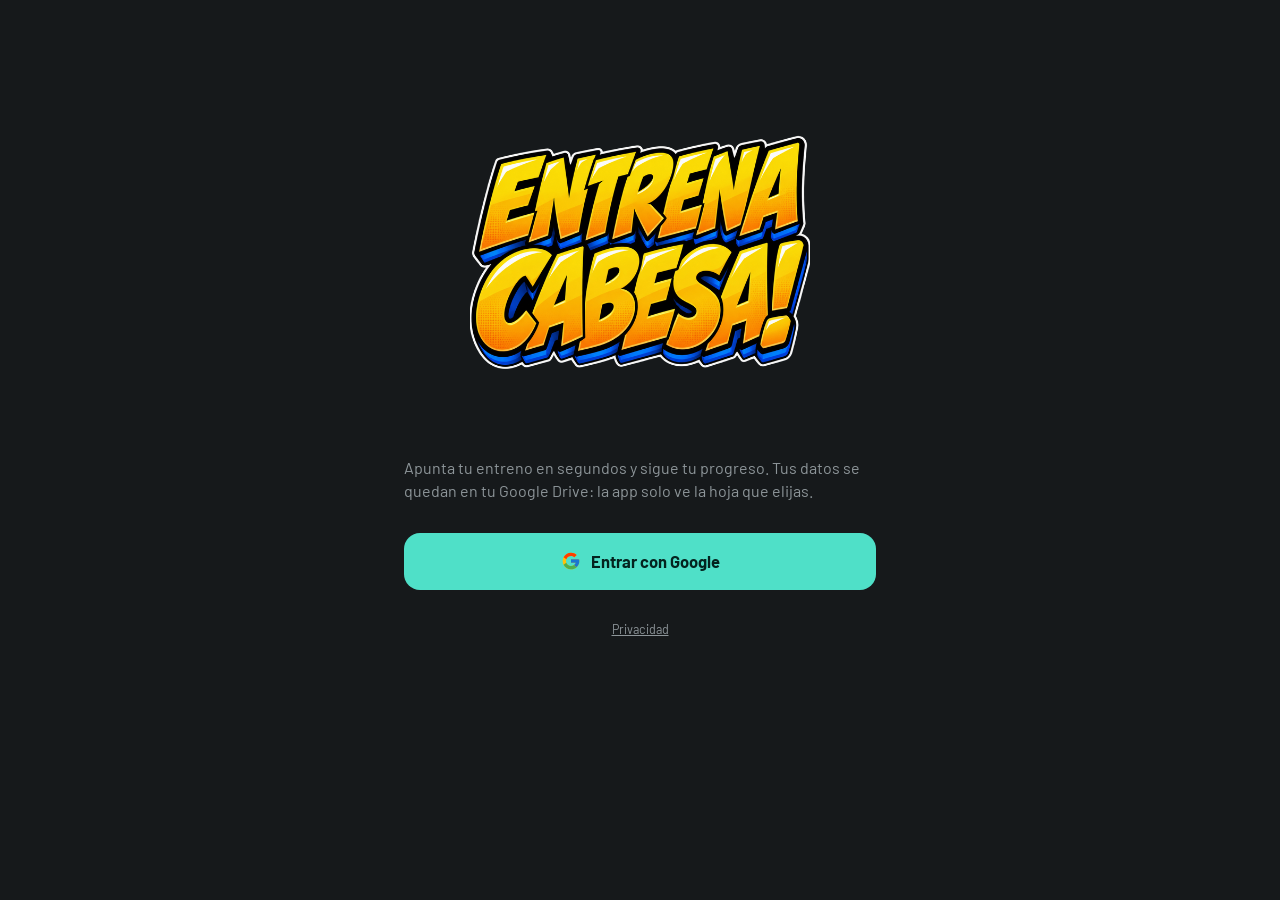
<file: index.html>
<!DOCTYPE html>
<html lang="es">
<head>
<meta charset="utf-8">
<meta name="viewport" content="width=device-width, initial-scale=1, maximum-scale=1, viewport-fit=cover">
<title>¡Entrena Cabesa!</title>
<meta name="description" content="Apunta tu entreno y sigue tu progreso sobre la hoja de Google de tu entrenador.">
<meta name="theme-color" content="#16191B">
<meta name="apple-mobile-web-app-capable" content="yes">
<meta name="mobile-web-app-capable" content="yes">
<meta name="apple-mobile-web-app-status-bar-style" content="black-translucent">
<meta name="apple-mobile-web-app-title" content="Entrena Cabesa">
<link rel="manifest" href="manifest.webmanifest">
<link rel="apple-touch-icon" href="icons/apple-touch-icon.png">
<link rel="icon" type="image/png" href="icons/icon-192.png">
<link rel="preconnect" href="https://fonts.googleapis.com">
<link href="https://fonts.googleapis.com/css2?family=Barlow:wght@400;500;600;700&family=Barlow+Condensed:wght@500;600;700;800&display=swap" rel="stylesheet">
<link rel="stylesheet" href="src/style.css?v=1">
</head>
<body>
<div class="app" id="app"><div class="loading"><svg width="48" height="48" viewBox="0 0 48 48"><circle cx="24" cy="24" r="20" fill="none" stroke="#272C30" stroke-width="6"/><path d="M24 4a20 20 0 0 1 20 20" fill="none" stroke="#4FE0C8" stroke-width="6" stroke-linecap="round"/></svg>Calentando motores…</div></div>
<div id="layer"></div>
<nav class="nav" id="nav" hidden><div class="in">
  <button data-v="home"><svg viewBox="0 0 24 24" fill="none" stroke="currentColor" stroke-width="2" stroke-linecap="round"><path d="M6.5 6.5v11M17.5 6.5v11M3.5 9.5v5M20.5 9.5v5M6.5 12h11"/></svg>Hoy</button>
  <button data-v="progress"><svg viewBox="0 0 24 24" fill="none" stroke="currentColor" stroke-width="2" stroke-linecap="round" stroke-linejoin="round"><path d="M4 19h16M5 15l4-4 4 3 6-7"/></svg>Progreso</button>
  <button data-v="measures"><svg viewBox="0 0 24 24" fill="none" stroke="currentColor" stroke-width="2" stroke-linecap="round"><rect x="2.5" y="8" width="19" height="8" rx="2"/><path d="M6.5 8v3M10.5 8v4.5M14.5 8v3M18.5 8v4.5"/></svg>Cuerpo</button>
</div></nav>
<script src="config.js?v=1"></script>
<script src="src/core.js?v=1"></script>
<script src="src/google.js?v=1"></script>
<script src="src/ui.js?v=1"></script>
<script>
/* Actualizaciones: si llega una versión nueva mientras usas la app, aparece un aviso para recargar */
if('serviceWorker' in navigator&&location.protocol==='https:'){
  var hadSW=!!navigator.serviceWorker.controller;
  navigator.serviceWorker.register('sw.js').then(function(r){ r.update(); document.addEventListener('visibilitychange',function(){ if(!document.hidden) r.update(); }); });
  navigator.serviceWorker.addEventListener('controllerchange',function(){
    if(!hadSW||document.getElementById('upd')) return;
    var b=document.createElement('button'); b.id='upd'; b.className='updbar'; b.textContent='Versión nueva lista · Toca para actualizar';
    b.onclick=function(){ location.reload(); }; document.body.appendChild(b);
  });
}
</script>
</body>
</html>
</file>
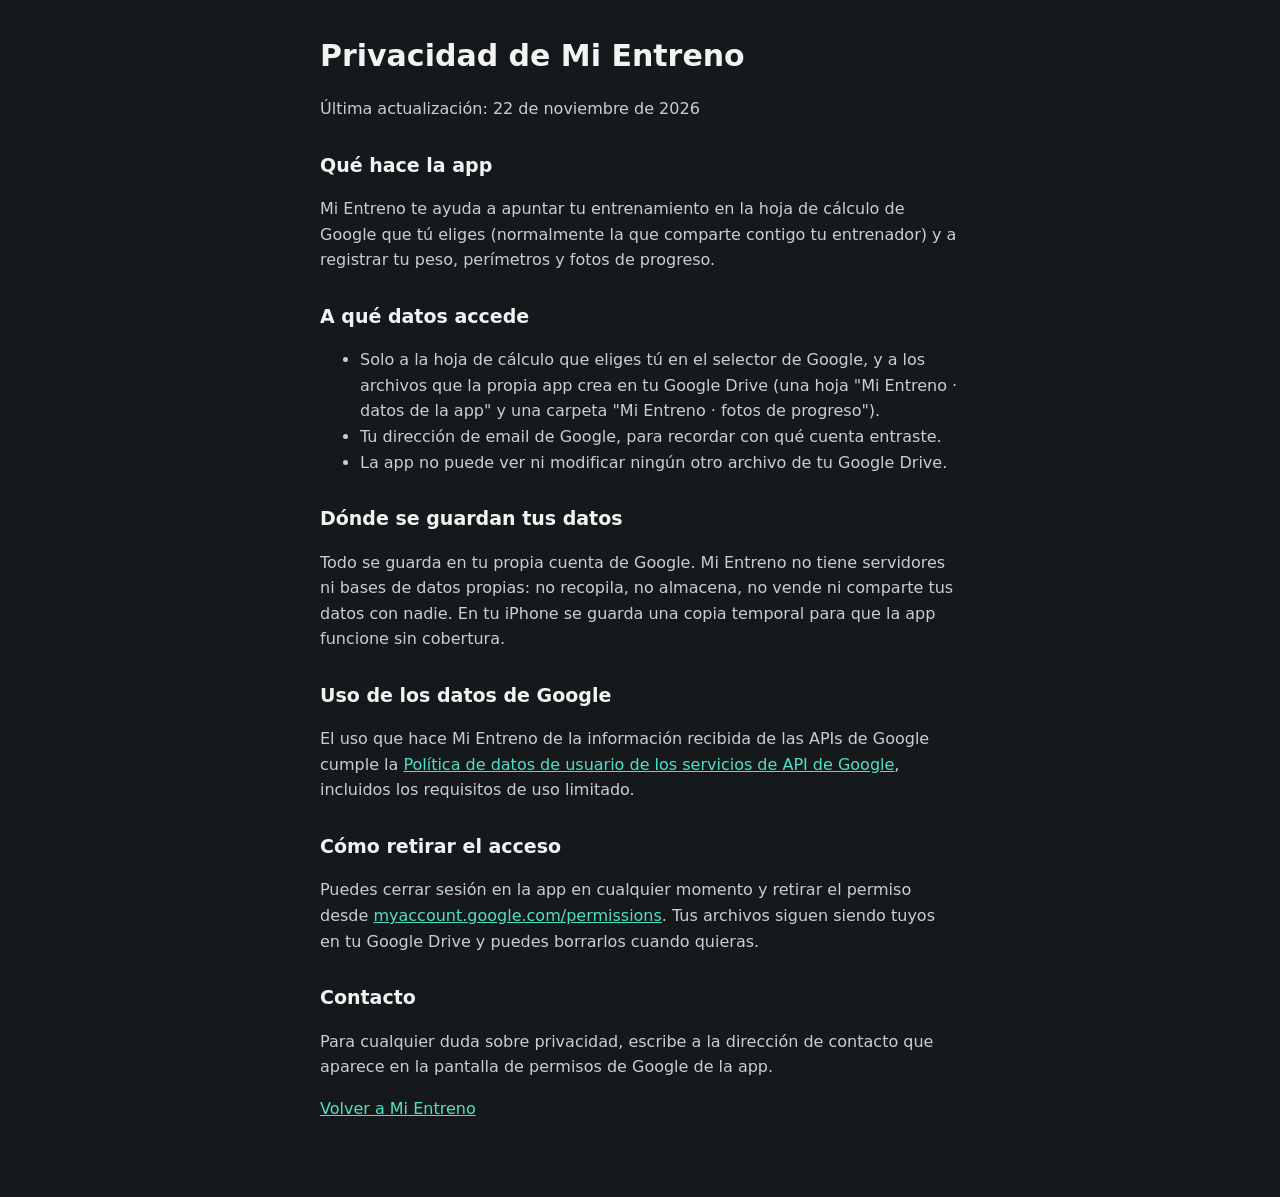
<file: privacidad.html>
<!DOCTYPE html>
<html lang="es"><head><meta charset="utf-8"><meta name="viewport" content="width=device-width, initial-scale=1">
<title>Privacidad · Mi Entreno</title>
<style>body{margin:0;background:#16191B;color:#F2F4F3;font:16px/1.6 -apple-system,system-ui,sans-serif}main{max-width:640px;margin:0 auto;padding:32px 20px 60px}h1{font-size:30px;margin:0 0 6px}h2{font-size:19px;margin:28px 0 6px}p,li{color:#C9CFD1}a{color:#4FE0C8}</style></head>
<body><main>
<h1>Privacidad de Mi Entreno</h1>
<p>Última actualización: 22 de noviembre de 2026</p>
<h2>Qué hace la app</h2>
<p>Mi Entreno te ayuda a apuntar tu entrenamiento en la hoja de cálculo de Google que tú eliges (normalmente la que comparte contigo tu entrenador) y a registrar tu peso, perímetros y fotos de progreso.</p>
<h2>A qué datos accede</h2>
<ul>
<li>Solo a la hoja de cálculo que eliges tú en el selector de Google, y a los archivos que la propia app crea en tu Google Drive (una hoja "Mi Entreno · datos de la app" y una carpeta "Mi Entreno · fotos de progreso").</li>
<li>Tu dirección de email de Google, para recordar con qué cuenta entraste.</li>
<li>La app no puede ver ni modificar ningún otro archivo de tu Google Drive.</li>
</ul>
<h2>Dónde se guardan tus datos</h2>
<p>Todo se guarda en tu propia cuenta de Google. Mi Entreno no tiene servidores ni bases de datos propias: no recopila, no almacena, no vende ni comparte tus datos con nadie. En tu iPhone se guarda una copia temporal para que la app funcione sin cobertura.</p>
<h2>Uso de los datos de Google</h2>
<p>El uso que hace Mi Entreno de la información recibida de las APIs de Google cumple la <a href="https://developers.google.com/terms/api-services-user-data-policy">Política de datos de usuario de los servicios de API de Google</a>, incluidos los requisitos de uso limitado.</p>
<h2>Cómo retirar el acceso</h2>
<p>Puedes cerrar sesión en la app en cualquier momento y retirar el permiso desde <a href="https://myaccount.google.com/permissions">myaccount.google.com/permissions</a>. Tus archivos siguen siendo tuyos en tu Google Drive y puedes borrarlos cuando quieras.</p>
<h2>Contacto</h2>
<p>Para cualquier duda sobre privacidad, escribe a la dirección de contacto que aparece en la pantalla de permisos de Google de la app.</p>
<p><a href="./">Volver a Mi Entreno</a></p>
</main></body></html>
</file>
<file: src/style.css>
/* Sistema: grafito (placas de hierro), un solo acento menta (el turquesa de la hoja del entrenador),
   verde solo para "marca conseguida", ámbar solo para "va en contra del objetivo". */
:root{
  color-scheme:dark;
  --bg:#16191B; --s1:#1E2225; --s2:#272C30; --s3:#323840; --line:rgba(255,255,255,.08);
  --tx:#F2F4F3; --mu:#8D9599; --mu2:#5F676C;
  --acc:#4FE0C8; --acc-ink:#04241F; --acc-soft:rgba(79,224,200,.12);
  --ok:#8BE09A; --ok-soft:rgba(139,224,154,.13); --warn:#F2B25C; --warn-soft:rgba(242,178,92,.13);
  --tape:#F5C542; --tape-ink:#2A2000; --err:#E8664F;
  --cond:'Barlow Condensed',system-ui,sans-serif; --body:'Barlow',system-ui,-apple-system,sans-serif;
  --r1:22px; --r2:16px; --r3:12px;
  --safe-b:env(safe-area-inset-bottom); --safe-t:env(safe-area-inset-top);
}
*{box-sizing:border-box;-webkit-tap-highlight-color:transparent}
html,body{margin:0;background:var(--bg);color:var(--tx);font:16px/1.45 var(--body);-webkit-font-smoothing:antialiased;overscroll-behavior-y:none}
button,input,select{font:inherit;color:inherit}
button{cursor:pointer;border:0;background:none;padding:0}
button:active{opacity:.75}
:focus-visible{outline:2px solid var(--acc);outline-offset:2px}
.n{font-family:var(--cond);font-weight:800;font-variant-numeric:tabular-nums;letter-spacing:-.01em}
.mu{color:var(--mu)} .sm{font-size:14px} .xs{font-size:12.5px}
.app{max-width:520px;margin:0 auto;padding:calc(10px + var(--safe-t)) 20px calc(110px + var(--safe-b));min-height:100vh}
h1,h2,h3{font-family:var(--cond);margin:0;line-height:1;font-weight:800}
.row{display:flex;align-items:center;gap:10px} .sb{justify-content:space-between}

/* Cabecera de página */
.ph{display:flex;align-items:flex-end;justify-content:space-between;gap:12px;margin:18px 0 22px}
.ph h1{font-size:40px;letter-spacing:-.3px}
.ph .sub{font-size:14px;color:var(--mu);margin-bottom:4px}
.pill{display:inline-flex;align-items:center;gap:6px;padding:7px 12px;border-radius:999px;background:var(--s2);font-size:13.5px;font-weight:600;white-space:nowrap}
.pill.acc{background:var(--acc);color:var(--acc-ink)}

/* ---------- HOY ---------- */
.meso{appearance:none;border:0;background:transparent;color:var(--mu);font-size:14px;padding:0;max-width:100%;text-overflow:ellipsis}
.strip{display:grid;grid-template-columns:repeat(5,1fr);gap:8px;margin:6px 0 8px}
.strip button{display:flex;flex-direction:column;align-items:center;gap:6px;padding:10px 0 8px;border-radius:var(--r2);background:var(--s1)}
.strip .c{width:34px;height:34px;border-radius:50%;display:grid;place-items:center;font-family:var(--cond);font-weight:800;font-size:18px;border:2px solid var(--s3);color:var(--mu)}
.strip .l{font-size:11px;color:var(--mu);font-weight:600;max-width:58px;white-space:nowrap;overflow:hidden;text-overflow:ellipsis;text-transform:capitalize}
.strip .done .c{background:var(--s3);border-color:var(--s3);color:var(--tx)}
.strip .now{background:var(--s2)}
.strip .now .c{border-color:var(--acc);color:var(--acc);box-shadow:0 0 0 4px var(--acc-soft)}
.strip .now .l{color:var(--tx)}
.wk{display:flex;justify-content:space-between;font-size:13px;color:var(--mu);margin-bottom:26px}
.today{position:relative}
.today .num{position:absolute;right:-6px;top:-30px;font-family:var(--cond);font-weight:800;font-size:200px;line-height:.8;color:transparent;-webkit-text-stroke:1.5px var(--s3);pointer-events:none;user-select:none}
.today .k{font-size:14px;color:var(--acc);font-weight:600}
.today h2{position:relative;font-size:58px;text-transform:uppercase;line-height:.9;margin:8px 0 10px;max-width:92%}
.today .meta{position:relative;color:var(--mu);font-size:15px}
.exlist{list-style:none;margin:24px 0 0;padding:0;border-top:1px solid var(--line)}
.exlist li{display:grid;grid-template-columns:28px 1fr auto;gap:10px;align-items:baseline;padding:12px 0;border-bottom:1px solid var(--line)}
.exlist .i{font-family:var(--cond);font-weight:700;color:var(--mu2);font-size:17px}
.exlist .nm{font-weight:600;font-size:15.5px;text-transform:capitalize}
.exlist .tg{font-size:13px;color:var(--mu);white-space:nowrap}
.exlist .ld{display:block;font-size:13px;color:var(--mu);font-weight:500;text-transform:none;margin-top:1px}
.exlist .ld b{color:var(--tx);font-weight:600}
.exlist .ld .ok{color:var(--ok)}
.exlist li.sv .nm{color:var(--mu)} .exlist li.sv .i{color:var(--acc)}
.go{position:fixed;left:50%;transform:translateX(-50%);bottom:calc(78px + var(--safe-b));width:min(480px,calc(100% - 40px));z-index:9;display:flex;align-items:center;justify-content:center;gap:10px;padding:18px;border-radius:var(--r2);background:var(--acc);color:var(--acc-ink);font-weight:700;font-size:17px;box-shadow:0 12px 30px -10px rgba(0,0,0,.7)}
.minirow{display:flex;justify-content:space-between;align-items:center;margin-top:26px;padding:14px 16px;border-radius:var(--r2);background:var(--s1);width:100%;text-align:left}
.minirow b{font-family:var(--cond);font-size:24px}
.foot{text-align:center;font-size:11.5px;color:var(--mu2);margin-top:28px;line-height:1.5}

/* ---------- MODO ENTRENO ---------- */
.wo{position:fixed;inset:0;background:var(--bg);z-index:30;display:flex;flex-direction:column;max-width:520px;margin:0 auto}
.wo-top{display:flex;align-items:center;gap:12px;padding:calc(12px + var(--safe-t)) 20px 10px}
.ib{width:40px;height:40px;border-radius:50%;background:var(--s2);display:grid;place-items:center;flex:0 0 auto}
.segs{flex:1;display:flex;gap:4px}
.segs i{flex:1;height:4px;border-radius:2px;background:var(--s3)}
.segs i.d{background:var(--acc)} .segs i.g{background:var(--ok)} .segs i.c{background:var(--tx)}
.wo-cnt{font-family:var(--cond);font-weight:700;font-size:17px;color:var(--mu);min-width:34px;text-align:right}
.wo-body{flex:1;overflow-y:auto;padding:6px 20px 20px;touch-action:pan-y}
.wo-body.slide-l{animation:sl .28s cubic-bezier(.2,.8,.2,1)} .wo-body.slide-r{animation:sr .28s cubic-bezier(.2,.8,.2,1)}
@keyframes sl{from{transform:translateX(40px);opacity:0}} @keyframes sr{from{transform:translateX(-40px);opacity:0}}
.wo-k{font-size:13.5px;color:var(--mu)}
.wo-name{font-size:40px;text-transform:uppercase;line-height:.95;margin:6px 0 12px}
.tags{display:flex;flex-wrap:wrap;gap:6px}
.tag{font-size:13px;font-weight:600;padding:5px 10px;border-radius:8px;background:var(--s2);color:var(--tx)}
.tag.t{background:var(--warn-soft);color:var(--warn)}
.prev{display:flex;align-items:center;justify-content:space-between;gap:10px;margin-top:16px;padding:12px 14px;border-radius:var(--r3);background:var(--s1);font-size:14px}
.prev b{font-weight:600}
.prev .up{color:var(--ok);font-weight:700;white-space:nowrap;font-size:13px}
.wt{display:grid;grid-template-columns:64px 1fr 64px;align-items:center;margin:26px 0 6px}
.st{width:64px;height:64px;border-radius:50%;background:var(--s2);font-family:var(--cond);font-weight:700;font-size:19px}
.wt .v{text-align:center}
.wt input{width:100%;border:0;background:none;text-align:center;font-family:var(--cond);font-weight:800;font-size:clamp(56px,19vw,80px);line-height:.95;padding:0;letter-spacing:-1px;font-variant-numeric:tabular-nums}
.wt input::placeholder{color:var(--s3)}
.wt .u{font-size:13px;color:var(--mu)}
.wt .sg{display:block;font-size:12.5px;color:var(--ok);font-weight:600;margin-top:2px}
.note{display:block;margin:4px auto 0;font-size:13.5px;color:var(--mu);text-decoration:underline;text-underline-offset:3px}
.notein{width:100%;border:0;border-radius:var(--r3);padding:11px 12px;font-size:14px;background:var(--s1);margin-top:8px}
.sets-h{display:flex;justify-content:space-between;align-items:baseline;margin:26px 0 12px}
.sets-h b{font-family:var(--cond);font-size:20px}
.dots{display:flex;flex-wrap:wrap;gap:12px}
.dot{position:relative;width:66px;height:66px;border-radius:50%;border:2px solid var(--s3);display:grid;place-items:center;font-family:var(--cond);font-weight:800;font-size:28px;color:var(--mu2)}
.dot.sel{border-color:var(--tx);color:var(--tx)}
.dot.d{background:var(--acc);border-color:var(--acc);color:var(--acc-ink)}
.dot.d.sel{box-shadow:0 0 0 4px rgba(255,255,255,.18)}
.dot small{position:absolute;bottom:-18px;left:0;right:0;text-align:center;font-family:var(--body);font-size:11px;font-weight:600;color:var(--mu)}
.dot.add{border-style:dashed;font-size:26px;font-weight:500}
.reps{display:grid;grid-template-columns:56px 1fr 56px;align-items:center;margin-top:30px;padding:10px;border-radius:var(--r2);background:var(--s1)}
.reps .st{width:56px;height:56px;font-size:26px;font-family:var(--body);font-weight:500}
.reps .c{text-align:center}
.reps .c b{display:block;font-family:var(--cond);font-size:44px;line-height:1}
.reps .c span{font-size:12.5px;color:var(--mu)}
.mark{display:flex;align-items:center;gap:12px;width:100%;margin-top:14px;padding:12px 14px;border-radius:var(--r2);background:var(--s1);text-align:left}
.sw{width:46px;height:28px;border-radius:14px;background:var(--s3);position:relative;flex:0 0 auto;transition:background .2s}
.sw::after{content:'';position:absolute;top:3px;left:3px;width:22px;height:22px;border-radius:50%;background:#fff;transition:transform .2s}
.mark.on .sw{background:var(--ok)} .mark.on .sw::after{transform:translateX(18px)}
.mark b{display:block;font-size:15px}
.wo-bot{padding:12px 20px calc(14px + var(--safe-b));border-top:1px solid var(--line);background:var(--bg)}
.wo-bot .pv{font-size:13px;color:var(--mu);margin-bottom:10px;display:flex;justify-content:space-between;gap:10px}
.wo-bot .pv b{color:var(--tx);font-weight:600}
.wo-bot .bb{display:grid;grid-template-columns:56px 1fr;gap:10px}
.btn{display:flex;align-items:center;justify-content:center;gap:8px;width:100%;padding:17px;border-radius:var(--r2);background:var(--acc);color:var(--acc-ink);font-weight:700;font-size:16.5px}
.btn.sec{background:var(--s2);color:var(--tx)}
.btn.ok{background:var(--ok);color:#06240F}
.btn:disabled{opacity:.4}
.saved{margin-top:26px;padding:22px;border-radius:var(--r1);background:var(--s1);text-align:center}
.saved .ck{width:56px;height:56px;border-radius:50%;background:var(--acc);color:var(--acc-ink);display:grid;place-items:center;margin:0 auto 12px}
.saved.g .ck{background:var(--ok)}
.saved .v{font-family:var(--cond);font-weight:800;font-size:34px}
.saved .p{color:var(--warn);font-size:13px;font-weight:600;margin-top:4px}
.fin h2{font-size:48px;margin:10px 0 6px}
.fstats{display:grid;grid-template-columns:repeat(3,1fr);gap:8px;margin:22px 0}
.fstats div{background:var(--s1);border-radius:var(--r2);padding:14px 12px}
.fstats b{display:block;font-family:var(--cond);font-size:38px;line-height:1}
.fstats span{font-size:12.5px;color:var(--mu)}
.chk{display:flex;gap:14px;align-items:flex-start;width:100%;text-align:left;padding:16px;border-radius:var(--r2);background:var(--s1);margin-bottom:10px}
.chk .bx{width:28px;height:28px;border-radius:8px;border:2px solid var(--s3);flex:0 0 auto;display:grid;place-items:center;color:var(--acc-ink)}
.chk.on .bx{background:var(--acc);border-color:var(--acc)}
.chk b{font-size:16px}
.abl{margin-top:8px;font-size:13.5px;color:var(--mu)}
.abl div{display:flex;justify-content:space-between;gap:10px;padding:5px 0;border-top:1px solid var(--line)}

/* Descanso a pantalla completa */
.rest{position:fixed;inset:0;z-index:50;background:rgba(14,16,17,.97);display:flex;flex-direction:column;align-items:center;justify-content:center;padding:30px 24px calc(30px + var(--safe-b));animation:fi .2s}
@keyframes fi{from{opacity:0}}
.rest .k{font-size:15px;color:var(--mu);margin-bottom:18px}
.rest .ring{position:relative;width:min(78vw,300px);aspect-ratio:1}
.rest .ring svg{width:100%;height:100%;transform:rotate(-90deg)}
.rest .ring .t{position:absolute;inset:0;display:grid;place-items:center;font-family:var(--cond);font-weight:800;font-size:88px;font-variant-numeric:tabular-nums}
.rest .nx{margin-top:26px;text-align:center}
.rest .nx span{font-size:13.5px;color:var(--mu)}
.rest .nx b{display:block;font-family:var(--cond);font-size:26px;margin-top:2px;text-transform:uppercase}
.rest .ctl{display:grid;grid-template-columns:1fr 1.3fr 1fr;gap:10px;width:100%;max-width:400px;margin-top:34px}
.rest.end{background:rgba(22,40,30,.97)}
.rest.end .t{color:var(--ok)}

/* ---------- NAV ---------- */
.nav{position:fixed;left:0;right:0;bottom:0;z-index:10;background:rgba(22,25,27,.92);backdrop-filter:blur(16px);-webkit-backdrop-filter:blur(16px);border-top:1px solid var(--line);padding:6px 0 calc(6px + var(--safe-b))}
.nav .in{display:flex;max-width:520px;margin:0 auto}
.nav button{flex:1;display:flex;flex-direction:column;align-items:center;gap:3px;font-size:11.5px;font-weight:600;color:var(--mu2);padding:5px 0}
.nav button.on{color:var(--tx)}
.nav button.on svg{color:var(--acc)}
.nav svg{width:25px;height:25px}

/* ---------- PROGRESO ---------- */
.chips{display:flex;gap:6px;overflow-x:auto;margin:0 -20px 16px;padding:0 20px;scrollbar-width:none}
.chips::-webkit-scrollbar{display:none}
.chip{flex:0 0 auto;padding:9px 14px;border-radius:999px;background:var(--s1);font-weight:600;font-size:14px;color:var(--mu);text-transform:capitalize}
.chip.on{background:var(--tx);color:var(--bg)}
.plist{display:grid;gap:8px}
.prow{display:grid;grid-template-columns:1fr 92px auto;gap:12px;align-items:center;padding:14px 16px;border-radius:var(--r2);background:var(--s1);width:100%;text-align:left}
.prow .nm{font-weight:600;font-size:15px;text-transform:capitalize;line-height:1.2}
.prow .nm span{display:block;font-size:12.5px;color:var(--mu);font-weight:500;margin-top:3px;text-transform:none}
.prow .v{text-align:right;font-family:var(--cond);font-weight:800;font-size:28px;line-height:1}
.prow .v small{font-family:var(--body);font-size:12px;font-weight:500;color:var(--mu);margin-left:2px}
.card{background:var(--s1);border-radius:var(--r1);padding:18px;margin-bottom:12px}
.kp{display:grid;grid-template-columns:repeat(3,1fr);gap:8px;margin-bottom:16px}
.kp div{background:var(--s2);border-radius:var(--r3);padding:12px}
.kp b{display:block;font-family:var(--cond);font-size:30px;line-height:1}
.kp span{font-size:12px;color:var(--mu)}
.hist div{display:flex;justify-content:space-between;align-items:center;gap:8px;padding:11px 0;border-top:1px solid var(--line);font-size:14px}
.hist div:first-child{border:0}
.gd{display:inline-block;width:8px;height:8px;border-radius:50%;background:var(--ok);margin-right:7px}

/* ---------- MEDIDAS ---------- */
.seg{display:flex;background:var(--s1);border-radius:var(--r3);padding:4px;margin-bottom:18px}
.seg button{flex:1;padding:9px 4px;border-radius:9px;font-size:14px;font-weight:600;color:var(--mu)}
.seg button.on{background:var(--s3);color:var(--tx)}
.wblock{display:grid;grid-template-columns:1fr auto;gap:6px 14px;align-items:end;margin-bottom:6px}
.wblock .big{font-family:var(--cond);font-weight:800;font-size:84px;line-height:.85;letter-spacing:-1.5px}
.wblock .big small{font-size:22px;color:var(--mu);font-weight:600;letter-spacing:0;margin-left:4px}
.wblock .side{display:grid;gap:6px;justify-items:end;padding-bottom:6px}
.dch{font-size:12.5px;font-weight:700;padding:4px 9px;border-radius:8px;background:var(--s2);color:var(--tx);white-space:nowrap}
.dch.good{background:var(--ok-soft);color:var(--ok)} .dch.bad{background:var(--warn-soft);color:var(--warn)}
.wcap{font-size:13px;color:var(--mu);margin-bottom:6px}
.wsp{margin:6px 0 4px}
.rate{font-size:13px;color:var(--mu);margin-bottom:26px}
.rate b{color:var(--tx)} .rate .good{color:var(--ok)} .rate .bad{color:var(--warn)}
.body{position:relative;margin:8px 0 18px}
.body svg{display:block;margin:0 auto;width:48%;height:auto;overflow:visible}
.lab{position:absolute;width:29%;transform:translateY(-50%);text-align:left;padding:8px 10px;border-radius:var(--r3);background:var(--s1)}
.lab.l{left:0} .lab.r{right:0;text-align:right}
.lab .t{font-size:12.5px;color:var(--mu);font-weight:600;display:block;white-space:nowrap}
.lab .ar{color:var(--tx);font-weight:700;margin-left:2px}
.lab .v{font-family:var(--cond);font-weight:800;font-size:28px;white-space:nowrap;line-height:1.05}
.lab .v small{font-size:12px;color:var(--mu);font-family:var(--body);font-weight:500;margin-left:2px}
.lab .d{font-size:12px;font-weight:700;display:block;color:var(--mu)}
.lab.good .d{color:var(--ok)} .lab.bad .d{color:var(--warn)}
.lab.good{box-shadow:inset 0 0 0 1px rgba(139,224,154,.3)} .lab.bad{box-shadow:inset 0 0 0 1px rgba(242,178,92,.3)}
.due{display:flex;justify-content:space-between;align-items:center;padding:14px 16px;border-radius:var(--r2);background:var(--s1);margin-bottom:12px}
.due b{font-family:var(--cond);font-size:22px}
.goalb{display:flex;justify-content:space-between;align-items:center;width:100%;text-align:left;padding:14px 16px;border-radius:var(--r2);background:var(--s1)}
.goalb b{font-size:15px}
.cmp{position:relative;width:100%;aspect-ratio:3/4;border-radius:var(--r1);overflow:hidden;background:var(--s1);touch-action:none;user-select:none;-webkit-user-select:none}
.cmp img{position:absolute;inset:0;width:100%;height:100%;object-fit:cover;pointer-events:none}
.cmp .a{clip-path:inset(0 50% 0 0)}
.cmp .hd{position:absolute;top:0;bottom:0;left:50%;width:2px;background:#fff;transform:translateX(-50%)}
.cmp .kn{position:absolute;top:50%;left:50%;transform:translate(-50%,-50%);width:44px;height:44px;border-radius:50%;background:#fff;color:#16191B;display:grid;place-items:center;box-shadow:0 6px 16px rgba(0,0,0,.4)}
.cmp .tg{position:absolute;top:12px;background:rgba(22,25,27,.78);backdrop-filter:blur(6px);font-size:12.5px;font-weight:700;padding:5px 11px;border-radius:999px}
.cmp .tg.l{left:12px} .cmp .tg.r{right:12px}
.film{display:flex;gap:10px;overflow-x:auto;margin:16px -20px 0;padding:0 20px 4px;scrollbar-width:none}
.film::-webkit-scrollbar{display:none}
.film button{flex:0 0 auto;text-align:center;font-size:12px;color:var(--mu);font-weight:600}
.film .ph2{width:68px;height:90px;border-radius:12px;background:var(--s1);display:grid;place-items:center;overflow:hidden;margin-bottom:5px;border:1.5px dashed var(--s3)}
.film .ph2.has{border:0}
.film .ph2 img{width:100%;height:100%;object-fit:cover}
.film .on .ph2{outline:2px solid var(--acc);outline-offset:2px}
.film .a1 .ph2{outline:2px solid var(--mu);outline-offset:2px}
.diffs{display:grid;grid-template-columns:repeat(5,1fr);gap:4px;text-align:center;margin-top:12px}
.diffs div{background:var(--s1);border-radius:10px;padding:8px 2px;font-size:11.5px;color:var(--mu)}
.diffs b{display:block;font-family:var(--cond);font-size:20px;color:var(--tx)}
.diffs .good b{color:var(--ok)} .diffs .bad b{color:var(--warn)}
.tbl{width:100%;border-collapse:collapse;font-size:14px;font-variant-numeric:tabular-nums}
.tbl th{font-size:11.5px;color:var(--mu);font-weight:600;text-align:right;padding:0 0 8px}
.tbl th:first-child,.tbl td:first-child{text-align:left}
.tbl td{text-align:right;padding:11px 0;border-top:1px solid var(--line)}

/* ---------- HOJAS ---------- */
.sbg{position:fixed;inset:0;z-index:40;background:rgba(0,0,0,.55);display:flex;align-items:flex-end;justify-content:center;animation:fi .2s}
.sheet{background:var(--bg);width:100%;max-width:520px;max-height:94vh;overflow:auto;border-radius:24px 24px 0 0;padding:10px 20px calc(22px + var(--safe-b));animation:up .3s cubic-bezier(.2,.8,.2,1);border-top:1px solid var(--line)}
@keyframes up{from{transform:translateY(60px);opacity:.3}}
.grab{width:40px;height:5px;border-radius:3px;background:var(--s3);margin:0 auto 14px}
.sheet h2{font-size:34px}
.opt{display:block;width:100%;text-align:left;padding:16px;border-radius:var(--r2);background:var(--s1);margin-bottom:8px;border:2px solid transparent}
.opt.on{border-color:var(--acc)}
.opt b{font-size:17px;display:block}
.opt span{font-size:13.5px;color:var(--mu)}
.fld{background:var(--s1);border-radius:var(--r2);padding:10px 14px}
.fld label{font-size:12.5px;color:var(--mu);font-weight:600;display:block}
.fld input{width:100%;border:0;background:none;font-family:var(--cond);font-weight:800;font-size:36px;padding:0;font-variant-numeric:tabular-nums}
.fld input::placeholder{color:var(--s3)}
.fgrid{display:grid;grid-template-columns:1fr 1fr;gap:8px}
.fdate{display:flex;justify-content:space-between;align-items:center;background:var(--s1);border-radius:var(--r2);padding:12px 14px;margin:14px 0 8px}
.fdate input{border:0;background:none;font-weight:600;text-align:right}
.poses{display:grid;grid-template-columns:repeat(3,1fr);gap:8px;margin:8px 0 16px}
.pose{background:var(--s1);border-radius:var(--r2);padding:8px 8px 10px;text-align:center;cursor:pointer}
.pose .ph2{aspect-ratio:3/4;border-radius:10px;background:var(--s2);display:grid;place-items:center;overflow:hidden;color:var(--mu);margin-bottom:6px}
.pose .ph2 img{width:100%;height:100%;object-fit:cover}
.pose b{font-size:14px}
.tape svg{display:block;width:100%;height:auto}
.legend{display:flex;gap:14px;font-size:11.5px;color:var(--mu);margin-top:8px}
.legend i{display:inline-block;width:8px;height:8px;border-radius:2px;margin-right:5px}


/* Rotación (vista de verificación contra la hoja) */
.rot-h{display:flex;justify-content:space-between;align-items:baseline;flex-wrap:wrap;gap:4px 10px;margin:30px 0 10px}
.rot-h h3{font-size:24px} .rot-h span{font-size:12.5px;color:var(--mu)}
.rot{display:grid;gap:6px}
.rd{display:grid;grid-template-columns:30px 1fr auto;gap:12px;align-items:center;width:100%;text-align:left;padding:12px 14px;border-radius:var(--r2);background:var(--s1)}
.rd.now{box-shadow:inset 0 0 0 1.5px var(--acc)}
.rd .dn{font-family:var(--cond);font-weight:800;font-size:28px;color:var(--acc);text-align:center;line-height:1}
.rd .nm{display:block;font-weight:600;font-size:15px;text-transform:capitalize}
.rd .bars{display:flex;gap:3px;margin-top:7px}
.rd .bars i{flex:1;max-width:26px;height:6px;border-radius:3px;background:var(--s3)}
.rd .bars i.f{background:var(--acc)} .rd .bars i.g{background:var(--ok)}
.rd .bars i.p{background-image:repeating-linear-gradient(135deg,rgba(0,0,0,.35) 0 2px,transparent 2px 4px)}
.rd .rs{display:flex;flex-direction:column;align-items:flex-end;gap:3px}
.rd em{font-style:normal;font-size:12.5px;font-weight:700;padding:4px 9px;border-radius:999px;background:var(--s2);color:var(--mu)}
.rd em.hoy{background:var(--acc);color:var(--acc-ink)} .rd em.ok{background:var(--ok-soft);color:var(--ok)}
.rd small{font-size:11.5px;color:var(--mu)}

/* Entreno: filas de series y superseries */
.ab{display:inline-grid;place-items:center;width:30px;height:30px;border-radius:8px;background:var(--acc);color:var(--acc-ink);font-family:var(--cond);font-size:19px;font-weight:800;margin-right:10px;vertical-align:5px}
.wo-name .ab{width:34px;height:34px;font-size:22px}
.tag.su{background:var(--acc-soft);color:var(--acc)}
.part{margin-top:18px;padding:16px;border-radius:var(--r1);background:var(--s1)}
.ph3{font-family:var(--cond);font-weight:800;font-size:24px;margin-bottom:6px}
.ph3 .ab{width:26px;height:26px;font-size:17px;vertical-align:3px}
.lastl{font-size:13.5px;color:var(--mu)} .lastl b{color:var(--tx);font-weight:600} .lastl .up{color:var(--ok);font-weight:700}
.part .wt{margin:14px 0 14px}
.wt.s input{font-size:clamp(50px,16vw,66px)}
.srows{display:grid;gap:8px}
.srow{display:grid;grid-template-columns:1fr 52px 64px 52px 40px;align-items:center;gap:6px;padding:6px 8px 6px 14px;border-radius:var(--r2);background:var(--s2)}
.srow .sl{font-weight:600;font-size:15px}
.srow .sm{width:52px;height:52px;border-radius:50%;background:var(--s3);font-size:24px;font-weight:500}
.srow b{text-align:center;font-family:var(--cond);font-size:38px;font-weight:800;font-variant-numeric:tabular-nums}
.srow .rl{font-size:12px;color:var(--mu)}
.srow.top b{color:var(--ok)}
.sacts{display:flex;flex-wrap:wrap;gap:16px;margin-top:12px}
.sacts button{font-size:14px;font-weight:600;color:var(--acc)}
.saved .v .ab{width:24px;height:24px;font-size:15px;vertical-align:4px;margin-right:8px}
.saved .v{font-size:28px}

/* Entreno compacto: todo cabe en una pantalla */
.wo-name.c{font-size:28px;margin:2px 0 8px;line-height:1}
.wo .tags .tag{font-size:12.5px;padding:4px 9px}
.part.c{margin-top:10px;padding:10px 12px}
.phr{display:flex;justify-content:space-between;align-items:center;gap:10px;min-height:26px}
.pn{font-family:var(--cond);font-weight:800;font-size:20px;line-height:1.05;display:flex;align-items:center}
.pn .ab{width:24px;height:24px;font-size:16px;margin-right:8px;vertical-align:0;flex:0 0 auto}
.phr .lastl{font-size:12.5px;text-align:right;white-space:nowrap}
.wtc{display:grid;grid-template-columns:58px 1fr 58px;align-items:center;margin:6px 0 8px}
.sb2{width:58px;height:48px;border-radius:14px;background:var(--s3);font-family:var(--cond);font-weight:700;font-size:18px}
.wv{text-align:center}
.wv input{width:100%;border:0;background:none;text-align:center;font-family:var(--cond);font-weight:800;font-size:44px;line-height:1;padding:0;font-variant-numeric:tabular-nums}
.wv input::placeholder{color:var(--s3)}
.wv span{display:block;font-size:12px;color:var(--mu)} .wv em{font-style:normal;color:var(--ok);font-weight:700}
.cols{display:flex;gap:6px}
.col{flex:1;display:flex;flex-direction:column;align-items:center;gap:2px;background:var(--s2);border-radius:14px;padding:6px 0 4px;min-width:0}
.col .sl{font-size:11.5px;color:var(--mu);font-weight:600}
.col button{width:100%;height:36px;font-size:22px;font-weight:500;color:var(--tx)}
.col button:disabled{opacity:.25}
.col b{font-family:var(--cond);font-size:30px;font-weight:800;line-height:1}
.col.top b{color:var(--ok)}
.col.ed{flex:0 0 58px;background:transparent;border:1.5px dashed var(--s3)}
.col.ed b{font-size:22px;color:var(--mu)}
.nlink{font-size:13px;font-weight:600;color:var(--acc);margin-top:6px}
.part.c .notein{margin-top:8px;padding:9px 12px}
.pv{align-items:center}
.pvt{display:flex;flex-direction:column;min-width:0}
.pvt b{white-space:nowrap;overflow:hidden;text-overflow:ellipsis}
.mk{display:inline-flex;align-items:center;gap:5px;flex:0 0 auto;padding:8px 12px;border-radius:999px;border:1.5px solid var(--s3);font-size:13px;font-weight:700;color:var(--mu)}
.mk.on{background:var(--ok);border-color:var(--ok);color:#06240F}
.wo-body{padding-top:0}
/* ---------- ESTADOS ---------- */
.loading{display:grid;place-items:center;min-height:80vh;align-content:center;gap:16px;color:var(--mu)}
.loading svg{animation:sp 1s linear infinite}
@keyframes sp{to{transform:rotate(360deg)}}
.toast{position:fixed;top:calc(12px + var(--safe-t));left:50%;transform:translateX(-50%);background:var(--s3);color:var(--tx);padding:11px 18px;border-radius:999px;font-size:14px;font-weight:600;z-index:60;max-width:90%;box-shadow:0 10px 30px -10px rgba(0,0,0,.6);animation:fi .2s}
.toast.err{background:var(--err)}
.empty{text-align:center;padding:40px 16px;color:var(--mu)}
.empty h3{font-size:28px;color:var(--tx);margin-bottom:8px}
.setin{width:100%;border:0;border-radius:var(--r2);padding:15px;margin:16px 0;font-size:15px;background:var(--s1)}

/* ===== Compacto (v11): pensado para la altura real de Safari en iPhone ===== */
.app{padding-top:calc(6px + var(--safe-t))}
.hh{display:flex;align-items:baseline;justify-content:space-between;gap:10px;margin:10px 0 0}
.hh h1{font-size:32px}
.meso{display:block;margin:2px 0 10px;font-size:13px}
.strip{gap:6px;margin:0 0 6px}
.strip button{padding:7px 0 6px;gap:4px;border-radius:12px}
.strip .c{width:28px;height:28px;font-size:15px}
.strip .l{font-size:10.5px}
.wk{font-size:12px;margin-bottom:14px}
.today .num{font-size:110px;top:-12px;-webkit-text-stroke:1px var(--s3)}
.today .k{font-size:13px}
.today h2{font-size:38px;margin:4px 0 4px}
.today .meta{font-size:13px}
.exlist{margin-top:12px}
.exlist li{padding:8px 0;grid-template-columns:22px 1fr auto;gap:8px}
.exlist .nm{font-size:14.5px}
.exlist .ld{font-size:12px}
.exlist .tg{font-size:12px}
.exlist .i{font-size:15px}
.rot-h{margin:20px 0 8px} .rot-h h3{font-size:20px}
.rot{gap:5px}
.rd{padding:8px 12px;gap:10px;grid-template-columns:24px 1fr auto;border-radius:12px}
.rd .dn{font-size:22px}
.rd .nm{font-size:14px}
.rd .bars{margin-top:5px} .rd .bars i{height:5px}
.rd em{font-size:11.5px;padding:3px 8px}
.minirow{margin-top:14px;padding:10px 14px} .minirow b{font-size:19px}
.go{padding:14px;font-size:16px;bottom:calc(70px + var(--safe-b))}
.nav button{font-size:10.5px;padding:3px 0} .nav svg{width:22px;height:22px}
/* Entreno */
.wo-top{padding:calc(8px + var(--safe-t)) 16px 6px;gap:10px}
.wo .ib{width:34px;height:34px}
.wo-body{padding:0 16px 10px}
.wo-name.c{font-size:24px;margin:0 0 6px}
.wo .tags{gap:4px}
.wo .tags .tag{font-size:11.5px;padding:3px 8px;border-radius:6px}
.part.c{margin-top:8px;padding:8px 10px;border-radius:16px}
.phr{min-height:22px}
.pn{font-size:18px}
.pn .ab{width:22px;height:22px;font-size:14px;margin-right:6px}
.phr .lastl{font-size:11.5px;margin-left:auto}
.phr .nlink{margin:0 0 0 8px;font-size:12px;white-space:nowrap}
.wtc{grid-template-columns:52px 1fr 52px;margin:4px 0 6px}
.sb2{width:52px;height:40px;font-size:16px;border-radius:12px}
.wv input{font-size:36px}
.wv span{font-size:11px;margin-top:-2px}
.cols{gap:5px}
.col{padding:3px 0 2px;border-radius:12px;gap:0}
.col .sl{font-size:10.5px}
.col button{height:30px;font-size:20px}
.col b{font-size:26px}
.col.ed{flex:0 0 50px}
.col.ed b{font-size:18px}
.wo-bot{padding:8px 16px calc(10px + var(--safe-b))}
.wo-bot .pv{margin-bottom:8px;font-size:12px}
.wo-bot .bb{grid-template-columns:50px 1fr}
.wo-bot .btn{padding:13px;font-size:15.5px}
.mk{padding:6px 10px;font-size:12px}
.saved{margin-top:14px;padding:16px}
.saved .ck{width:44px;height:44px;margin-bottom:8px}
.saved .v{font-size:24px}
.fin h2{font-size:36px}
.fstats{margin:14px 0} .fstats b{font-size:30px}
.chk{padding:12px;margin-bottom:8px}
@media (prefers-reduced-motion:reduce){*{animation:none!important;transition:none!important}}

/* Bienvenida y enlaces */
.welcome{min-height:80vh;display:flex;flex-direction:column;justify-content:center;gap:14px;padding:20px 4px}
.welcome h1{font-size:46px}
.welcome .btn{gap:10px}
.wl-mark{font-family:var(--cond);font-weight:800;font-size:120px;line-height:.8;color:transparent;-webkit-text-stroke:1.5px var(--acc)}
.lnk{color:var(--mu2);text-decoration:underline;font-size:11.5px}

/* Saltar ejercicio */
.wo-bot .bb.three{grid-template-columns:50px 92px 1fr}
.btn.skip{font-size:15px;padding:13px 6px}
.segs i.s{background:repeating-linear-gradient(135deg,var(--mu2) 0 3px,transparent 3px 6px)}

.wl-logo{width:min(82vw,340px);height:auto;margin:0 auto 6px;display:block}

.updbar{position:fixed;left:50%;transform:translateX(-50%);top:calc(10px + var(--safe-t));z-index:70;background:var(--acc);color:var(--acc-ink);border-radius:999px;padding:11px 18px;font-weight:700;font-size:14px;box-shadow:0 10px 30px -10px rgba(0,0,0,.7)}
</file>
